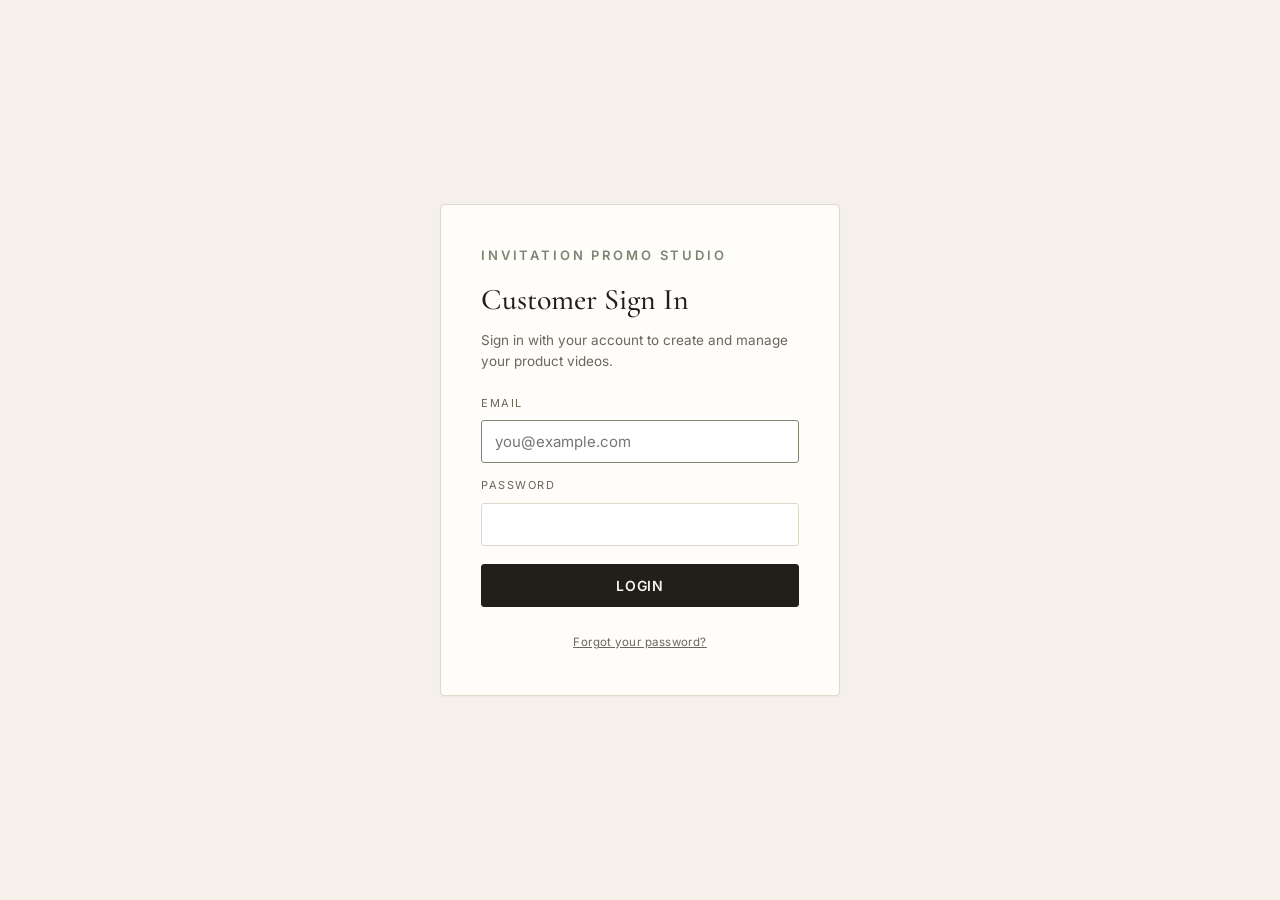
<file: static/login.html>
<!DOCTYPE html>
<html lang="en"><head><meta charset="utf-8">
<meta name="viewport" content="width=device-width,initial-scale=1">
<title>Sign in - Invitation Promo Studio</title>
<link rel="preconnect" href="https://fonts.gstatic.com" crossorigin>
<link rel="stylesheet" href="https://fonts.googleapis.com/css2?family=Cormorant+Garamond:wght@500;600&family=Inter:wght@400;500&display=swap">
<style>
  :root{--paper:#F5F1EA;--card:#FFFDF9;--ink:#221F1B;--ink2:#6B655C;--line:#DED7CA;--sage:#7D8471}
  *{box-sizing:border-box}
  body{margin:0;min-height:100vh;display:flex;align-items:center;justify-content:center;
       background:var(--paper);color:var(--ink);font:15px/1.6 Inter,system-ui,sans-serif;padding:24px}
  .card{background:var(--card);border:1px solid var(--line);border-radius:4px;
        padding:44px 40px;width:100%;max-width:400px;box-shadow:0 1px 2px rgba(34,31,27,.04)}
  .mark{font:600 13px/1 Inter,sans-serif;letter-spacing:.22em;text-transform:uppercase;color:var(--sage)}
  h1{font-family:'Cormorant Garamond',Georgia,serif;font-weight:500;font-size:30px;margin:14px 0 6px}
  p.sub{color:var(--ink2);margin:0 0 22px;font-size:13.5px}
  label{display:block;font-size:11px;letter-spacing:.14em;text-transform:uppercase;color:var(--ink2);margin-bottom:8px}
  input{width:100%;padding:11px 13px;border:1px solid var(--line);border-radius:3px;background:#fff;
        font:15px Inter,sans-serif;color:var(--ink);outline:none}
  input:focus{border-color:var(--sage)}
  button.primary{margin-top:18px;width:100%;padding:12px;border:1px solid var(--ink);background:var(--ink);
         color:#F7F4EE;border-radius:3px;font:600 14px Inter,sans-serif;letter-spacing:.06em;cursor:pointer}
  button.primary:hover{background:#3A352E}
  button.primary:disabled{opacity:.6;cursor:default}
  .err{margin-top:14px;font-size:12.5px;color:#A44A3F;display:none}
  .foot{margin-top:26px;font-size:11.5px;color:var(--ink2);text-align:center;letter-spacing:.04em}
  .foot a{color:var(--ink2);text-decoration:underline}
</style></head>
<body>
  <div class="card">
    <div class="mark">Invitation Promo Studio</div>
    <h1>Customer Sign In</h1>
    <p class="sub">Sign in with your account to create and manage your product videos.</p>
    <form id="f" autocomplete="off">
      <label for="email">Email</label>
      <input id="email" type="email" placeholder="you@example.com" autofocus>
      <label for="pw" style="margin-top:14px">Password</label>
      <input id="pw" type="password">
      <button class="primary" type="submit">LOGIN</button>
      <div class="err" id="e"></div>
    </form>
    <div class="foot"><a href="https://www.janicepaper.com/customer/account/forgotpassword/" id="forgot" target="_blank" rel="noopener">Forgot your password?</a></div>
  </div>
<script>
  (function () {
    // 忘记密码：先弹英文提示，确认后到 JP 官网重置（密码不在本工作台管理）。
    document.getElementById("forgot").addEventListener("click", function (ev) {
      ev.preventDefault();
      var ok = window.confirm(
        "Your password is managed on the JanicePaper website.\n\n" +
        "To reset it, you'll be taken to JanicePaper.com, where you can recover " +
        "your password using your registered email address.\n\n" +
        "Continue to JanicePaper now?"
      );
      if (ok) window.open("https://www.janicepaper.com/customer/account/forgotpassword/", "_blank", "noopener");
    });

    var PARAM = new URLSearchParams(location.search);
    var next = PARAM.get("next");
    // 只接受站内相对路径，避免开放重定向
    if (!next || next.charAt(0) !== "/" || next.indexOf("//") === 0) next = "/";
    try {
      var remembered = localStorage.getItem("jp_studio_email");
      if (remembered) document.getElementById("email").value = remembered;
    } catch (e) {}

    function enError(j) {
      var msg = (j && j.error) || "";
      if (/停用|disabled/i.test(msg)) return "This account has been disabled. Please contact support.";
      if (/暂时不可用|unavailable/i.test(msg)) return "Sign-in service is temporarily unavailable. Please try again.";
      if (/密码|password/i.test(msg) && /错误|invalid|incorrect/i.test(msg)) return "Invalid email or password.";
      return "Invalid email or password.";
    }

    document.getElementById("f").addEventListener("submit", async function (ev) {
      ev.preventDefault();
      var email = document.getElementById("email").value.trim();
      var pw = document.getElementById("pw").value;
      var e = document.getElementById("e");
      var btn = document.querySelector("button.primary");
      if (!email || !pw) { e.textContent = "Please enter your email and password."; e.style.display = "block"; return; }
      e.style.display = "none";
      btn.disabled = true; btn.textContent = "SIGNING IN…";
      try {
        var r = await fetch("/api/login", {method:"POST",
          headers:{"Content-Type":"application/json"}, body: JSON.stringify({email:email, password:pw})});
        if (r.ok) {
          try { localStorage.setItem("jp_studio_email", email); } catch (e2) {}
          location.href = next;
          return;
        }
        var j = await r.json().catch(function(){return {};});
        e.textContent = enError(j); e.style.display = "block";
      } catch (err) {
        e.textContent = "Network error. Please try again."; e.style.display = "block";
      } finally {
        btn.disabled = false; btn.textContent = "LOGIN";
      }
    });
  })();
</script>
</body></html>
</file>
